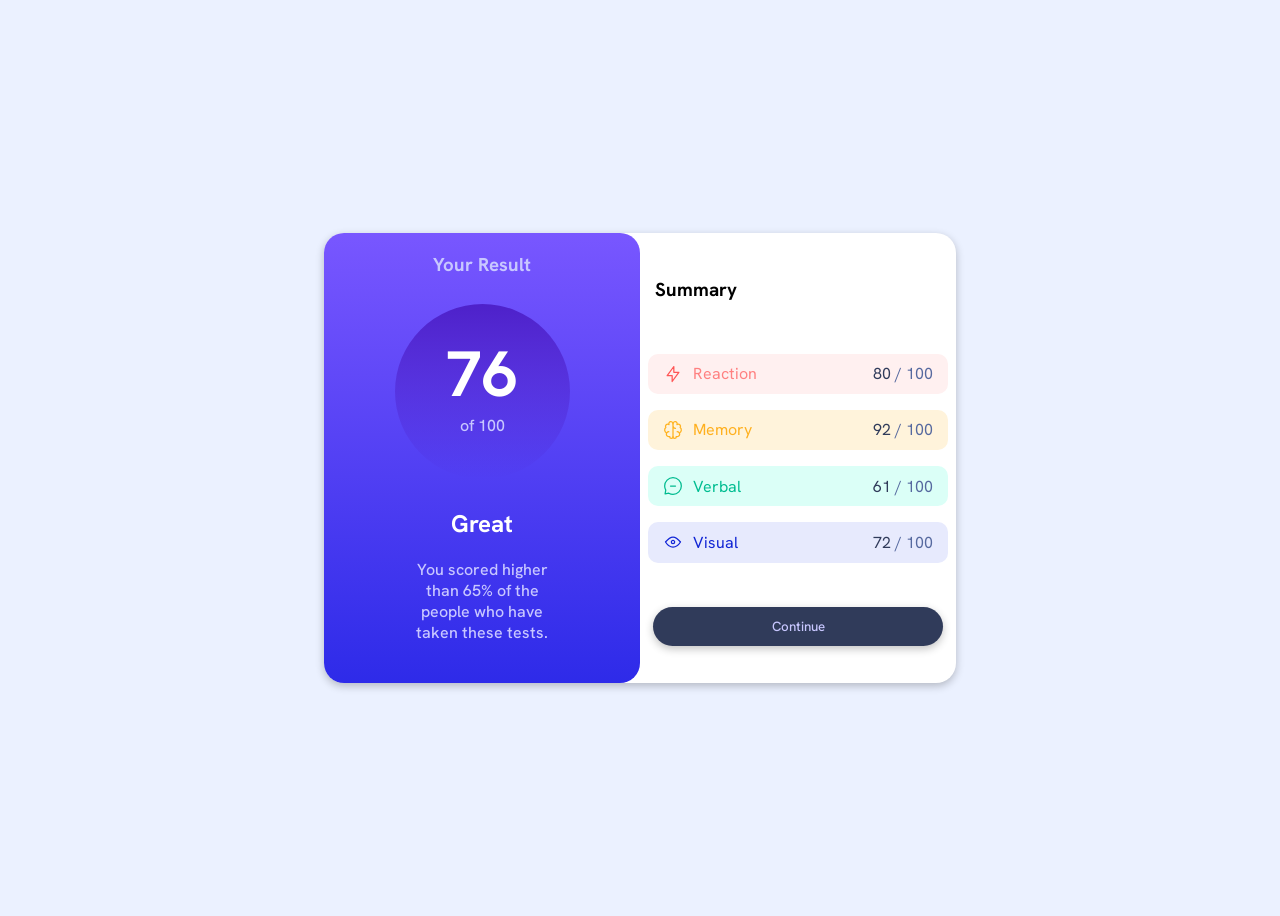
<file: index.html>
<!DOCTYPE html>
<html lang="en">
<head>
  <meta charset="UTF-8">
  <meta name="viewport" content="width=device-width, initial-scale=1.0"> <!-- displays site properly based on user's device -->

  <link rel="icon" type="image/png" sizes="32x32" href="./assets/images/favicon-32x32.png">
  <link rel="stylesheet" type="text/css" href="styles.css" />
  <link rel="preconnect" href="https://fonts.googleapis.com">
  <link rel="preconnect" href="https://fonts.gstatic.com" crossorigin>
  <link href="https://fonts.googleapis.com/css2?family=Hanken+Grotesk:wght@500;700;800&display=swap" rel="stylesheet">
  <title>Frontend Mentor | Results summary component</title>
</head>
<body>
  <div class="results-card">
    <div class="percent">
      <h3>Your Result</h3>
      <div class="circle">
        <h1>76</h1>
        <p>of 100</p>
      </div>
      
      <div class="result-text">
        <h2>Great</h2>
        <div class="exp">You scored higher than 65% of the people who have taken these tests.</div>
      </div>
    </div>

    <div class="summary">
      <h3>Summary</h3>
      <!-- <div class="bar-container"> -->
        <div class="bar reaction">
          
          <span class="type">
            <img class="icon" src="assets/images/icon-reaction.svg">Reaction
          </span>
          <span class="percentage">
            <span class="result">80</span>
            <span class="total"> / 100</span>
          </span>
        </div>
        <div class="bar memory">
          <span class="type">
            <img class="icon" src="assets/images/icon-memory.svg">Memory
          </span>
          <span class="percentage">
            <span class="result">92</span>
            <span class="total"> / 100</span>
          </span>
        </div>
        <div class="bar verbal">
          <span class="type">
            <img class="icon" src="assets/images/icon-verbal.svg">Verbal
          </span>
          <span class="percentage">
            <span class="result">61</span>
            <span class="total"> / 100</span>
          </span>
        </div>
        <div class="bar visual">
          <span class="type">
            <img class="icon" src="assets/images/icon-visual.svg">Visual
          </span>
          <span class="percentage">
            <span class="result">72</span>
            <span class="total"> / 100</span>
          </span>
        </div>
      <!-- </div> -->
      <div class="continue">
        <button>Continue</button>
      </div>
    
    </div>
  </div>
</body>
</html>
</file>
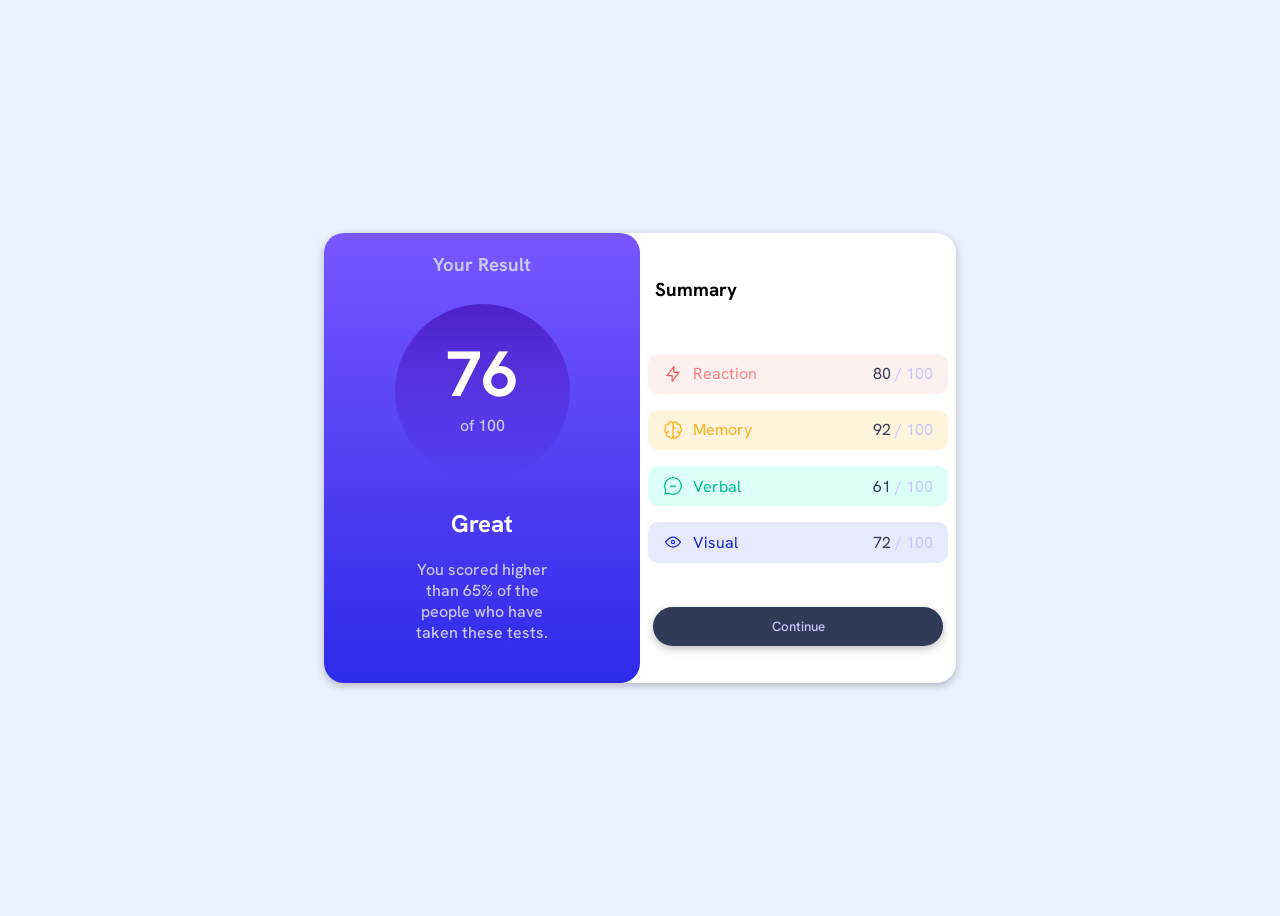
<file: results-summary-component-main/index.html>
<!DOCTYPE html>
<html lang="en">
<head>
  <meta charset="UTF-8">
  <meta name="viewport" content="width=device-width, initial-scale=1.0"> <!-- displays site properly based on user's device -->

  <link rel="icon" type="image/png" sizes="32x32" href="./assets/images/favicon-32x32.png">
  <link rel="stylesheet" type="text/css" href="styles.css" />
  <link rel="preconnect" href="https://fonts.googleapis.com">
  <link rel="preconnect" href="https://fonts.gstatic.com" crossorigin>
  <link href="https://fonts.googleapis.com/css2?family=Hanken+Grotesk:wght@500;700;800&display=swap" rel="stylesheet">
  <title>Frontend Mentor | Results summary component</title>
</head>
<body>
  <div class="results-card">
    <div class="percent">
      <h3>Your Result</h3>
      <div class="circle">
        <h1>76</h1>
        <p>of 100</p>
      </div>
      
      <div class="result-text">
        <h2>Great</h2>
        <div class="exp">You scored higher than 65% of the people who have taken these tests.</div>
      </div>
    </div>

    <div class="summary">
      <h3>Summary</h3>
      <!-- <div class="bar-container"> -->
        <div class="bar reaction">
          
          <span class="type">
            <img class="icon" src="/assets/images/icon-reaction.svg">Reaction
          </span>
          <span class="percentage">
            <span class="result">80</span>
            <span class="total"> / 100</span>
          </span>
        </div>
        <div class="bar memory">
          <span class="type">
            <img class="icon" src="/assets/images/icon-memory.svg">Memory
          </span>
          <span class="percentage">
            <span class="result">92</span>
            <span class="total"> / 100</span>
          </span>
        </div>
        <div class="bar verbal">
          <span class="type">
            <img class="icon" src="/assets/images/icon-verbal.svg">Verbal
          </span>
          <span class="percentage">
            <span class="result">61</span>
            <span class="total"> / 100</span>
          </span>
        </div>
        <div class="bar visual">
          <span class="type">
            <img class="icon" src="/assets/images/icon-visual.svg">Visual
          </span>
          <span class="percentage">
            <span class="result">72</span>
            <span class="total"> / 100</span>
          </span>
        </div>
      <!-- </div> -->
      <div class="continue">
        <button>Continue</button>
      </div>
    
    </div>
  </div>
</body>
</html>
</file>
<file: styles.css>
body{
    height: 100vh;
    background-color: hsl(221, 100%, 96%);
    display: flex;
    justify-content: center;
    align-items: center;
    font-family: 'Hanken Grotesk', sans-serif;
}
.results-card{
    background-color: white;
    width: 50%;
    min-height:50%;
    display: flex;
    border-radius: 20px;
    box-shadow: rgba(0, 0, 0, 0.24) 0px 3px 8px;
}

.percent{
    background-image: linear-gradient( hsl(252, 100%, 67%), hsl(241, 81%, 54%));
    display: flex;
    flex-direction: column;
    align-items: center;
    justify-content: space-between;
    border-radius: 20px;
    width: 50%;
}
.percent h3{
    color: hsl(241, 100%, 89%);
}
.circle{
    display: flex;
    flex-direction: column;
    justify-content: center;
    align-items: center;
    width: 175px;
    height: 175px;
    border-radius: 50%;
    background-image: linear-gradient( hsla(256, 72%, 46%, 1), hsla(241, 72%, 46%, 0));
    font-weight:800;
}
.circle h1{
    font-size:4em;
    margin-bottom: 0;
    margin-top: 0;
    color: white;
}
.circle p{
    color: hsl(241, 100%, 89%);
    margin-top: 0;
    font-weight:500;
}
.result-text{
    display: flex;
    flex-direction: column;
    align-items: center;
    margin-bottom: 2.5em;
    font-weight: 700;
    color: white;
}
.exp{
    text-align: center;
    flex-wrap: wrap;
    max-width: 50%;
    font-weight: 500;
    color: hsl(241, 100%, 89%);
}

/* .summary{
    display: flex;
    flex-direction: column;
    justify-content: space-around;
    align-items: center;
    width:50%
} */
.summary {
    display: grid;
    grid-template-columns: repeat(2, 1fr);
    grid-template-rows: 2fr repeat(4, 1fr) 2fr;
    grid-column-gap: 0px;
    grid-row-gap: 0px;
    width: 50%;
}
.summary h3{
    display: flex;
    align-items: center;
    padding-left: 15px;
}

.summary h3 { grid-area: 1 / 1 / 2 / 2; }
.reaction { grid-area: 2 / 1 / 3 / 3; }
.memory { grid-area: 3 / 1 / 4 / 3; }
.verbal { grid-area: 4 / 1 / 5 / 3; }
.visual { grid-area: 5 / 1 / 6 / 3; }
.continue { grid-area: 6 / 1 / 7 / 3; }

.bar{
    display: flex;
    border-radius:10px;
    margin: 8px;
    align-items: center;
    justify-content: space-between;
    padding-right: 15px;
}

.reaction{
    background-color: hsl(0, 100%, 97%);
    color: hsl(0, 100%, 75%);
}
.reaction:hover{
    background-color: hsl(0, 100%, 87%);
    color: hsl(0, 100%, 65%);
    box-shadow: rgba(0, 0, 0, 0.24) 0px 3px 8px;
}
.memory{
    background-color: hsl(39, 100%, 93%);
    color: hsl(39, 100%, 56%);
}
.memory:hover{
    background-color: hsl(39, 100%, 83%);
    color: hsl(39, 100%, 46%);
    box-shadow: rgba(0, 0, 0, 0.24) 0px 3px 8px;
}
.verbal{
    background-color: hsl(166, 100%, 93%);
    color: hsl(166, 100%, 37%);
}
.verbal:hover{
    background-color: hsl(166, 100%, 83%);
    color: hsl(166, 100%, 27%);
    box-shadow: rgba(0, 0, 0, 0.24) 0px 3px 8px;
}
.visual{
    background-color: hsl(234, 85%, 95%);
    color: hsl(234, 85%, 45%);
}
.visual:hover{
    background-color: hsl(234, 85%, 85%);
    color: hsl(234, 85%, 35%);
    box-shadow: rgba(0, 0, 0, 0.24) 0px 3px 8px;
}
.type{
    display: flex;
    justify-content: space-around;
    align-items: center;
    padding: 5px
}
.icon{
    padding-left:10px;
    padding-right:10px;
}

.continue{
    display: flex;
    justify-content: center;
    align-items: center;
}
.continue button{
    border-radius: 50px;
    border: none;
    width: 92%;
    height: 35%;
    background-color: hsl(224, 30%, 27%);
    color: hsl(241, 100%, 89%);
    font-weight: 500;
    font-family: 'Hanken Grotesk', sans-serif;
    box-shadow: rgba(0, 0, 0, 0.24) 0px 3px 8px;
}
button:hover{
    background-image: linear-gradient( hsl(252, 100%, 67%), hsl(241, 81%, 54%));
}
.bar .result{
    color: hsl(224, 30%, 27%);
}
.bar .total{
    color: hsl(224, 30%, 48%)
}

@media only screen and (max-width: 600px){
    body{
        margin:0;
    }
    .results-card{
        flex-direction: column;
        width: 100%;
        height: 100%;
        margin: 0px;
        border-radius: 0;
    }
    .percent{
        width: 100%;
        max-height: 50%;
        border-radius: 35px;
        border-top-right-radius: 0;
        border-top-left-radius: 0;
    }
    .summary{
        grid-template-rows: .5fr repeat(5, 1fr);
        width: 100%;
        height: 100%
    }
    .summary h3{
        margin: 0;
    }
    .circle{
        width: 125px;
        height: 125px;
    }
    .circle h1{
        font-size: 56px;
    }
    .continue button{
        height: 60%;
    }
}
</file>
<file: results-summary-component-main/styles.css>
body{
    height: 100vh;
    background-color: hsl(221, 100%, 96%);
    display: flex;
    justify-content: center;
    align-items: center;
    font-family: 'Hanken Grotesk', sans-serif;
}
.results-card{
    background-color: white;
    width: 50%;
    min-height:50%;
    display: flex;
    border-radius: 20px;
    box-shadow: rgba(0, 0, 0, 0.24) 0px 3px 8px;
}

.percent{
    background-image: linear-gradient( hsl(252, 100%, 67%), hsl(241, 81%, 54%));
    display: flex;
    flex-direction: column;
    align-items: center;
    justify-content: space-between;
    border-radius: 20px;
    width: 50%;
}
.percent h3{
    color: hsl(241, 100%, 89%);
}
.circle{
    display: flex;
    flex-direction: column;
    justify-content: center;
    align-items: center;
    width: 175px;
    height: 175px;
    border-radius: 50%;
    background-image: linear-gradient( hsla(256, 72%, 46%, 1), hsla(241, 72%, 46%, 0));
    font-weight:800;
}
.circle h1{
    font-size:4em;
    margin-bottom: 0;
    margin-top: 0;
    color: white;
}
.circle p{
    color: hsl(241, 100%, 89%);
    margin-top: 0;
    font-weight:500;
}
.result-text{
    display: flex;
    flex-direction: column;
    align-items: center;
    margin-bottom: 2.5em;
    font-weight: 700;
    color: white;
}
.exp{
    text-align: center;
    flex-wrap: wrap;
    max-width: 50%;
    font-weight: 500;
    color: hsl(241, 100%, 89%);
}

/* .summary{
    display: flex;
    flex-direction: column;
    justify-content: space-around;
    align-items: center;
    width:50%
} */
.summary {
    display: grid;
    grid-template-columns: repeat(2, 1fr);
    grid-template-rows: 2fr repeat(4, 1fr) 2fr;
    grid-column-gap: 0px;
    grid-row-gap: 0px;
    width: 50%;
}
.summary h3{
    display: flex;
    align-items: center;
    padding-left: 15px;
}

.summary h3 { grid-area: 1 / 1 / 2 / 2; }
.reaction { grid-area: 2 / 1 / 3 / 3; }
.memory { grid-area: 3 / 1 / 4 / 3; }
.verbal { grid-area: 4 / 1 / 5 / 3; }
.visual { grid-area: 5 / 1 / 6 / 3; }
.continue { grid-area: 6 / 1 / 7 / 3; }

.bar{
    display: flex;
    border-radius:10px;
    margin: 8px;
    align-items: center;
    justify-content: space-between;
    padding-right: 15px;
}

.reaction{
    background-color: hsl(0, 100%, 97%);
    color: hsl(0, 100%, 75%);
}
.reaction:hover{
    background-color: hsl(0, 100%, 87%);
    color: hsl(0, 100%, 65%);
    box-shadow: rgba(0, 0, 0, 0.24) 0px 3px 8px;
}
.memory{
    background-color: hsl(39, 100%, 93%);
    color: hsl(39, 100%, 56%);
}
.memory:hover{
    background-color: hsl(39, 100%, 83%);
    color: hsl(39, 100%, 46%);
    box-shadow: rgba(0, 0, 0, 0.24) 0px 3px 8px;
}
.verbal{
    background-color: hsl(166, 100%, 93%);
    color: hsl(166, 100%, 37%);
}
.verbal:hover{
    background-color: hsl(166, 100%, 83%);
    color: hsl(166, 100%, 27%);
    box-shadow: rgba(0, 0, 0, 0.24) 0px 3px 8px;
}
.visual{
    background-color: hsl(234, 85%, 95%);
    color: hsl(234, 85%, 45%);
}
.visual:hover{
    background-color: hsl(234, 85%, 85%);
    color: hsl(234, 85%, 35%);
    box-shadow: rgba(0, 0, 0, 0.24) 0px 3px 8px;
}
.type{
    display: flex;
    justify-content: space-around;
    align-items: center;
    padding: 5px
}
.icon{
    padding-left:10px;
    padding-right:10px;
}

.continue{
    display: flex;
    justify-content: center;
    align-items: center;
}
.continue button{
    border-radius: 50px;
    border: none;
    width: 92%;
    height: 35%;
    background-color: hsl(224, 30%, 27%);
    color: hsl(241, 100%, 89%);
    font-weight: 500;
    font-family: 'Hanken Grotesk', sans-serif;
    box-shadow: rgba(0, 0, 0, 0.24) 0px 3px 8px;
}
.bar .result{
    color: hsl(224, 30%, 27%);
}
.bar .total{
    color: hsl(241, 100%, 89%)
}
</file>
